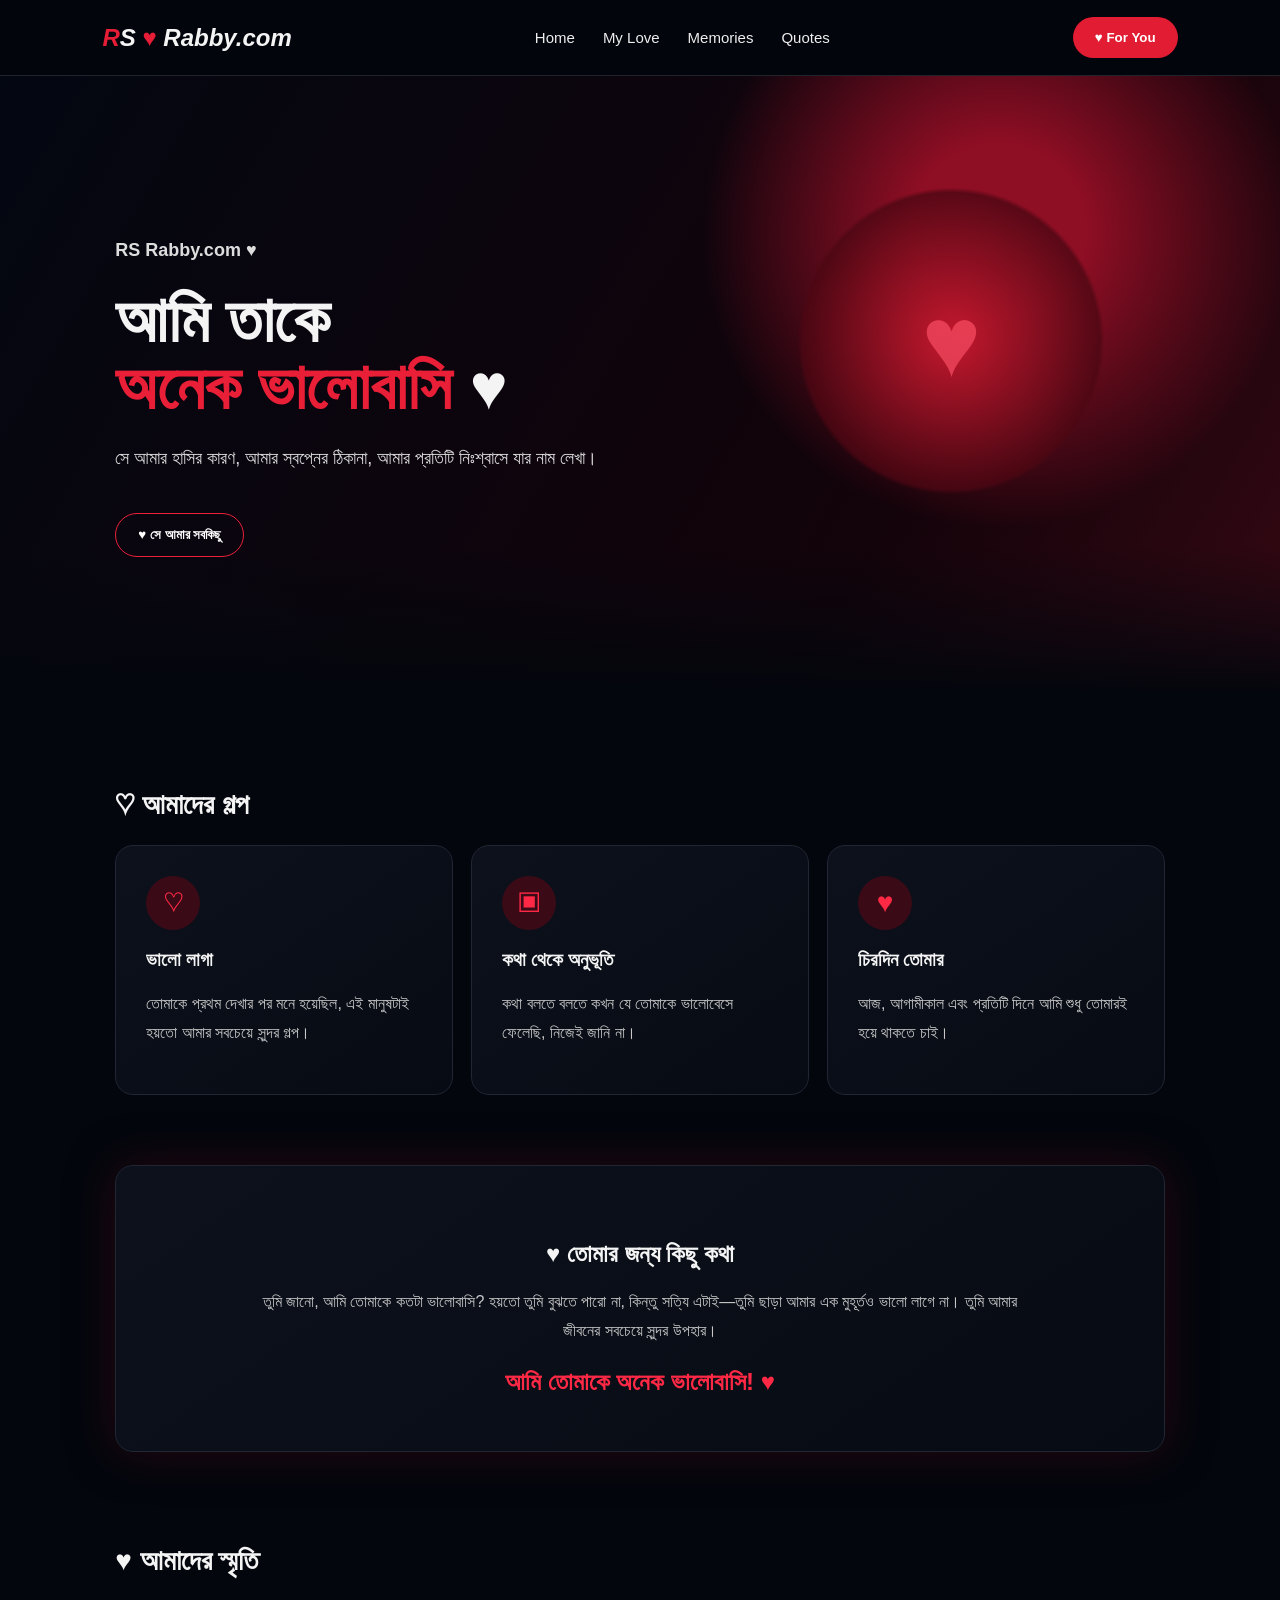
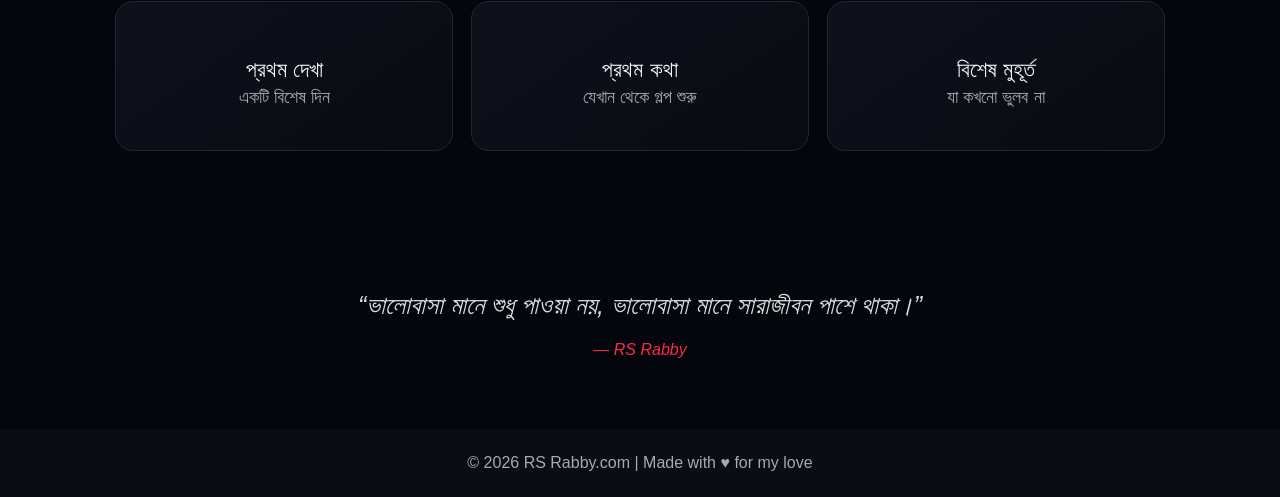
<file: index.html>
<!doctype html>
<html lang="bn">
<head>
  <meta charset="utf-8">
  <meta name="viewport" content="width=device-width, initial-scale=1">
  <title>RS Rabby.com ❤️</title>
  <meta name="description" content="RS Rabby.com — ভালোবাসার মানুষটির জন্য একটি ছোট্ট ভালোবাসার ওয়েবসাইট।">
  <link rel="stylesheet" href="style.css">
</head>
<body>
  <header class="nav">
    <div class="logo">RS <span>♥</span> Rabby.com</div>
    <nav>
      <a href="#home">Home</a>
      <a href="#love">My Love</a>
      <a href="#memories">Memories</a>
      <a href="#quotes">Quotes</a>
    </nav>
    <button onclick="showLove()">♥ For You</button>
  </header>

  <main>
    <section id="home" class="hero">
      <div class="hero-content">
        <p class="small">RS Rabby.com ♥</p>
        <h1>আমি তাকে<br><b>অনেক ভালোবাসি</b> ♥</h1>
        <p>সে আমার হাসির কারণ, আমার স্বপ্নের ঠিকানা, আমার প্রতিটি নিঃশ্বাসে যার নাম লেখা।</p>
        <button class="outline" onclick="showLove()">♥ সে আমার সবকিছু</button>
      </div>
      <div class="moon">♥</div>
    </section>

    <section id="love" class="section">
      <h2>♡ আমাদের গল্প</h2>
      <div class="cards">
        <article><div class="icon">♡</div><h3>ভালো লাগা</h3><p>তোমাকে প্রথম দেখার পর মনে হয়েছিল, এই মানুষটাই হয়তো আমার সবচেয়ে সুন্দর গল্প।</p></article>
        <article><div class="icon">▣</div><h3>কথা থেকে অনুভূতি</h3><p>কথা বলতে বলতে কখন যে তোমাকে ভালোবেসে ফেলেছি, নিজেই জানি না।</p></article>
        <article><div class="icon">♥</div><h3>চিরদিন তোমার</h3><p>আজ, আগামীকাল এবং প্রতিটি দিনে আমি শুধু তোমারই হয়ে থাকতে চাই।</p></article>
      </div>
    </section>

    <section class="message">
      <h2>♥ তোমার জন্য কিছু কথা</h2>
      <p>তুমি জানো, আমি তোমাকে কতটা ভালোবাসি? হয়তো তুমি বুঝতে পারো না, কিন্তু সত্যি এটাই—তুমি ছাড়া আমার এক মুহূর্তও ভালো লাগে না। তুমি আমার জীবনের সবচেয়ে সুন্দর উপহার।</p>
      <strong>আমি তোমাকে অনেক ভালোবাসি! ♥</strong>
    </section>

    <section id="memories" class="section">
      <h2>♥ আমাদের স্মৃতি</h2>
      <div class="memory-grid">
        <div>প্রথম দেখা<br><small>একটি বিশেষ দিন</small></div>
        <div>প্রথম কথা<br><small>যেখান থেকে গল্প শুরু</small></div>
        <div>বিশেষ মুহূর্ত<br><small>যা কখনো ভুলব না</small></div>
      </div>
    </section>

    <section id="quotes" class="quote">
      “ভালোবাসা মানে শুধু পাওয়া নয়, ভালোবাসা মানে সারাজীবন পাশে থাকা।”<br>
      <span>— RS Rabby</span>
    </section>
  </main>

  <footer>© 2026 RS Rabby.com | Made with ♥ for my love</footer>

  <div id="popup" class="popup">
    <div class="popup-box">
      <button class="close" onclick="closeLove()">×</button>
      <div class="big-heart">♥</div>
      <h2>তোমার জন্য ❤️</h2>
      <p>তুমি আমার জীবনের সবচেয়ে সুন্দর মানুষ।<br>আমি তোমাকে আজ, কাল—সবসময় ভালোবাসবো।</p>
      <button onclick="closeLove()">♥ ভালোবাসা রইলো</button>
    </div>
  </div>

  <script src="script.js"></script>
</body>
</html>
</file>
<file: style.css>
*{box-sizing:border-box}html{scroll-behavior:smooth}body{margin:0;background:#03060d;color:#f4f4f4;font-family:Arial,"Noto Sans Bengali",sans-serif}.nav{height:76px;display:flex;align-items:center;justify-content:space-between;padding:0 8%;border-bottom:1px solid #20232c;background:#03060dcc;position:sticky;top:0;z-index:10;backdrop-filter:blur(10px)}.logo{font-size:24px;font-weight:700;font-style:italic}.logo:first-letter{color:#e51d36}.logo span{color:#e51d36}nav{display:flex;gap:28px}nav a{color:#eee;text-decoration:none;font-size:15px}button{border:0;border-radius:28px;padding:13px 22px;background:#e21c32;color:white;font-weight:bold;cursor:pointer}.hero{min-height:620px;display:flex;align-items:center;padding:70px 9%;position:relative;overflow:hidden;background:radial-gradient(circle at 78% 25%,#8e0e24 0 8%,transparent 27%),linear-gradient(120deg,#030711,#13030a 70%,#350813)}.hero:after{content:"";position:absolute;inset:auto 0 0;height:150px;background:linear-gradient(transparent,#03060d)}.hero-content{max-width:650px;position:relative;z-index:2}.small{color:#ff243f;font-weight:bold}.hero h1{font-size:64px;line-height:1.05;margin:20px 0}.hero h1 b{color:#e91e37}.hero p{font-size:18px;line-height:1.9;color:#ddd}.outline{background:transparent;border:1px solid #ed203b;margin-top:20px}.moon{position:absolute;right:12%;top:90px;width:350px;height:350px;border-radius:50%;background:radial-gradient(circle,#d61b31,#4d0713 60%,transparent 62%);display:flex;align-items:center;justify-content:center;font-size:100px;color:#ff4960;opacity:.8}.section{padding:70px 9%}.section h2{font-size:28px}.cards{display:grid;grid-template-columns:repeat(3,1fr);gap:18px}.cards article,.message,.memory-grid div{background:linear-gradient(145deg,#0c111c,#070b13);border:1px solid #202633;border-radius:18px;padding:30px}.icon{width:54px;height:54px;border-radius:50%;display:grid;place-items:center;background:#3a0b16;color:#ff2945;font-size:28px;margin-bottom:18px}.cards p,.message p{color:#c8c8c8;line-height:1.8}.message{margin:0 9%;text-align:center;padding:55px 10%;box-shadow:0 0 45px #250710}.message strong{display:block;color:#ff2945;font-size:24px;margin-top:22px}.memory-grid{display:grid;grid-template-columns:repeat(3,1fr);gap:18px}.memory-grid div{min-height:150px;text-align:center;font-size:22px;padding-top:55px}.memory-grid small{color:#aaa}.quote{text-align:center;padding:70px 15%;font-size:25px;color:#ddd;font-style:italic}.quote span{display:block;color:#ff2945;font-size:16px;margin-top:20px}footer{text-align:center;padding:25px;background:#080d16;color:#aaa}.popup{display:none;position:fixed;inset:0;background:#000b;z-index:20;place-items:center;padding:20px}.popup.show{display:grid}.popup-box{max-width:460px;text-align:center;background:#0b101b;border:1px solid #e31d3a;border-radius:24px;padding:40px;position:relative}.close{position:absolute;right:14px;top:12px;background:transparent;font-size:30px;padding:0}.big-heart{font-size:70px;color:#ff2441}.popup-box p{line-height:1.9;color:#ddd}@media(max-width:800px){nav{display:none}.nav{padding:0 5%}.hero{min-height:650px;padding:55px 7%}.hero h1{font-size:45px}.moon{width:250px;height:250px;right:-60px;top:90px;opacity:.45}.cards,.memory-grid{grid-template-columns:1fr}.message{margin:0 7%}.section{padding:55px 7%}.quote{padding:55px 8%}}
</file>
